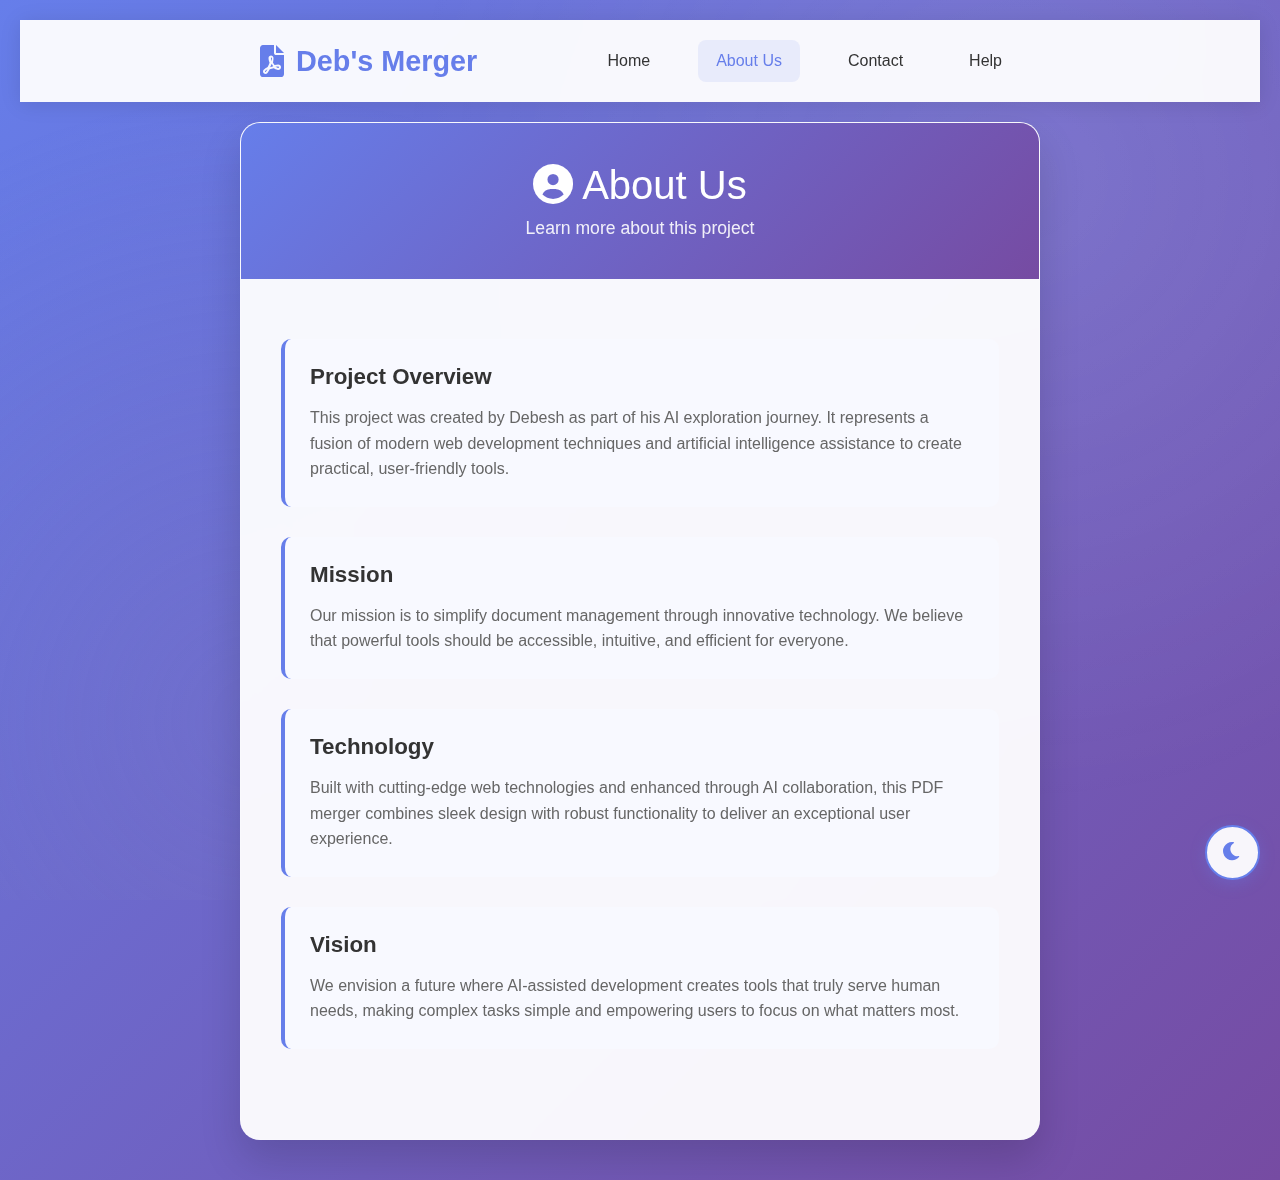
<file: about.html>
<!DOCTYPE html>
<html lang="en">
<head>
    <meta charset="UTF-8">
    <meta name="viewport" content="width=device-width, initial-scale=1.0">
    <title>About Us - PDF Merger</title>
    <link rel="icon" href="data:image/svg+xml,<svg xmlns='http://www.w3.org/2000/svg' viewBox='0 0 24 24' fill='%23667eea'><path d='M14,2H6A2,2 0 0,0 4,4V20A2,2 0 0,0 6,22H18A2,2 0 0,0 20,20V8L14,2M18,20H6V4H13V9H18V20Z'/></svg>" type="image/svg+xml">
    <link rel="stylesheet" href="styles.css">
    <link href="https://cdnjs.cloudflare.com/ajax/libs/font-awesome/6.0.0/css/all.min.css" rel="stylesheet">
</head>
<body>
    <nav class="navbar">
        <div class="nav-container">
            <div class="nav-logo">
                <i class="fas fa-file-pdf"></i>
                <span>Deb's Merger</span>
            </div>
            <div class="nav-menu">
                <a href="index.html" class="nav-link">Home</a>
                <a href="about.html" class="nav-link active">About Us</a>
                <a href="contact.html" class="nav-link">Contact</a>
                <a href="help.html" class="nav-link">Help</a>
            </div>
        </div>
    </nav>
    
    <div class="container">
        <header class="header">
            <h1><i class="fas fa-user-circle"></i> About Us</h1>
            <p>Learn more about this project</p>
        </header>

        <main class="main-content">
            <div class="about-content">
                <div class="about-section">
                    <h2>Project Overview</h2>
                    <p>This project was created by Debesh as part of his AI exploration journey. It represents a fusion of modern web development techniques and artificial intelligence assistance to create practical, user-friendly tools.</p>
                </div>

                <div class="about-section">
                    <h2>Mission</h2>
                    <p>Our mission is to simplify document management through innovative technology. We believe that powerful tools should be accessible, intuitive, and efficient for everyone.</p>
                </div>

                <div class="about-section">
                    <h2>Technology</h2>
                    <p>Built with cutting-edge web technologies and enhanced through AI collaboration, this PDF merger combines sleek design with robust functionality to deliver an exceptional user experience.</p>
                </div>

                <div class="about-section">
                    <h2>Vision</h2>
                    <p>We envision a future where AI-assisted development creates tools that truly serve human needs, making complex tasks simple and empowering users to focus on what matters most.</p>
                </div>
            </div>
        </main>
    </div>

    <script src="darkmode.js"></script>
</body>
</html>
</file>
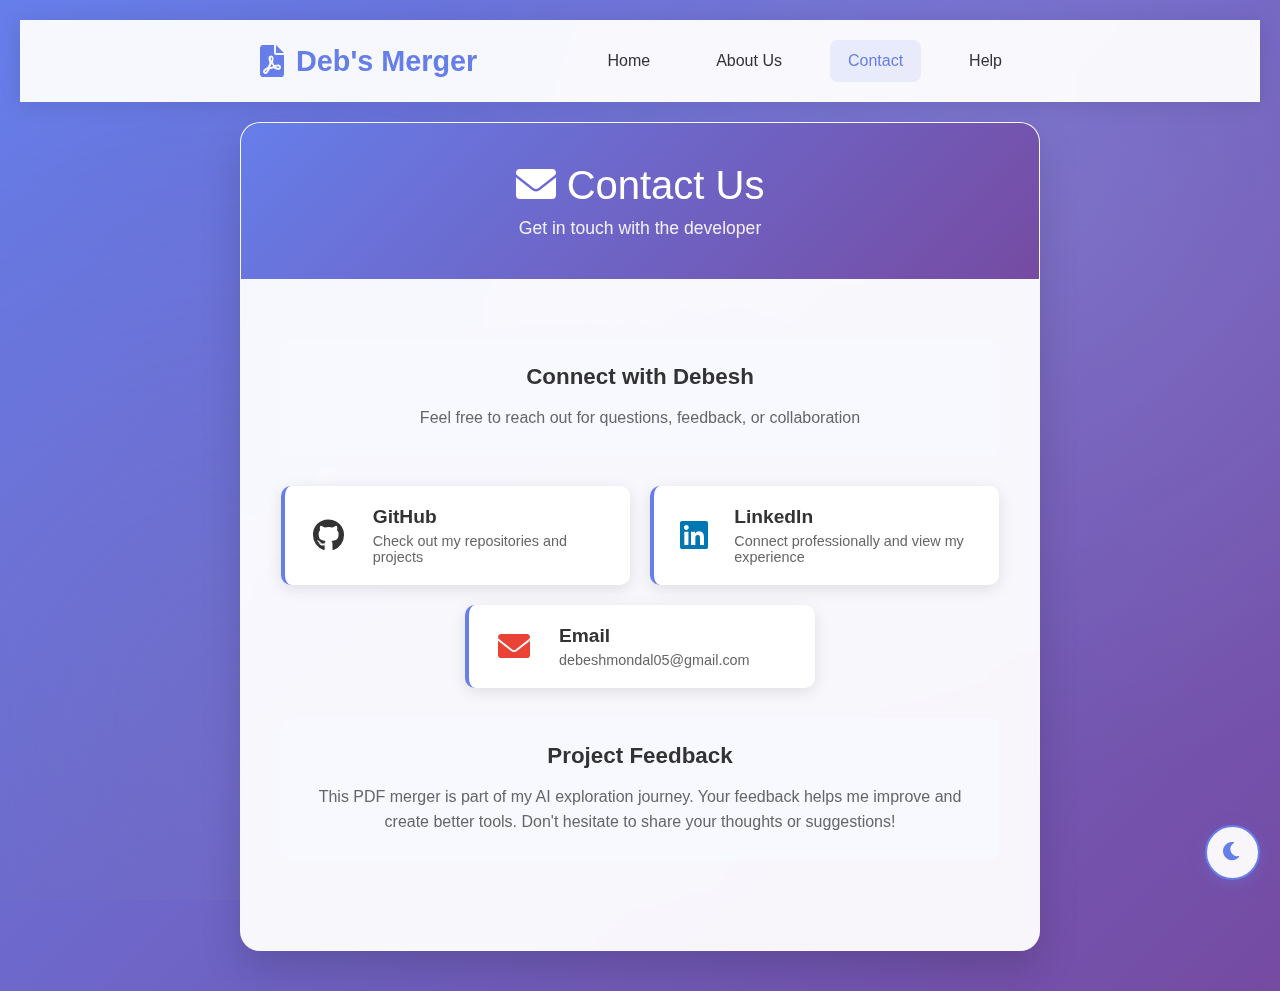
<file: contact.html>
<!DOCTYPE html>
<html lang="en">
<head>
    <meta charset="UTF-8">
    <meta name="viewport" content="width=device-width, initial-scale=1.0">
    <title>Contact Us - PDF Merger</title>
    <link rel="icon" href="data:image/svg+xml,<svg xmlns='http://www.w3.org/2000/svg' viewBox='0 0 24 24' fill='%23667eea'><path d='M14,2H6A2,2 0 0,0 4,4V20A2,2 0 0,0 6,22H18A2,2 0 0,0 20,20V8L14,2M18,20H6V4H13V9H18V20Z'/></svg>" type="image/svg+xml">
    <link rel="stylesheet" href="styles.css">
    <link href="https://cdnjs.cloudflare.com/ajax/libs/font-awesome/6.0.0/css/all.min.css" rel="stylesheet">
</head>
<body>
    <nav class="navbar">
        <div class="nav-container">
            <div class="nav-logo">
                <i class="fas fa-file-pdf"></i>
                <span>Deb's Merger</span>
            </div>
            <div class="nav-menu">
                <a href="index.html" class="nav-link">Home</a>
                <a href="about.html" class="nav-link">About Us</a>
                <a href="contact.html" class="nav-link active">Contact</a>
                <a href="help.html" class="nav-link">Help</a>
            </div>
        </div>
    </nav>
    
    <div class="container">
        <header class="header">
            <h1><i class="fas fa-envelope"></i> Contact Us</h1>
            <p>Get in touch with the developer</p>
        </header>

        <main class="main-content">
            <div class="contact-content">
                <div class="contact-section">
                    <h2>Connect with Debesh</h2>
                    <p>Feel free to reach out for questions, feedback, or collaboration</p>
                </div>

                <div class="social-links">
                    <a href="https://github.com/DebeshMondal" class="social-link github" target="_blank">
                        <i class="fab fa-github"></i>
                        <div class="social-info">
                            <h3>GitHub</h3>
                            <p>Check out my repositories and projects</p>
                        </div>
                    </a>

                    <a href="https://www.linkedin.com/in/debesh-mondal-999167296/" class="social-link linkedin" target="_blank">
                        <i class="fab fa-linkedin"></i>
                        <div class="social-info">
                            <h3>LinkedIn</h3>
                            <p>Connect professionally and view my experience</p>
                        </div>
                    </a>

                    <a href="mailto:debeshmondal05@gmail.com" class="social-link email">
                        <i class="fas fa-envelope"></i>
                        <div class="social-info">
                            <h3>Email</h3>
                            <p>debeshmondal05@gmail.com</p>
                        </div>
                    </a>
                </div>

                <div class="contact-section">
                    <h2>Project Feedback</h2>
                    <p>This PDF merger is part of my AI exploration journey. Your feedback helps me improve and create better tools. Don't hesitate to share your thoughts or suggestions!</p>
                </div>
            </div>
        </main>
    </div>

    <script src="darkmode.js"></script>
</body>
</html>
</file>
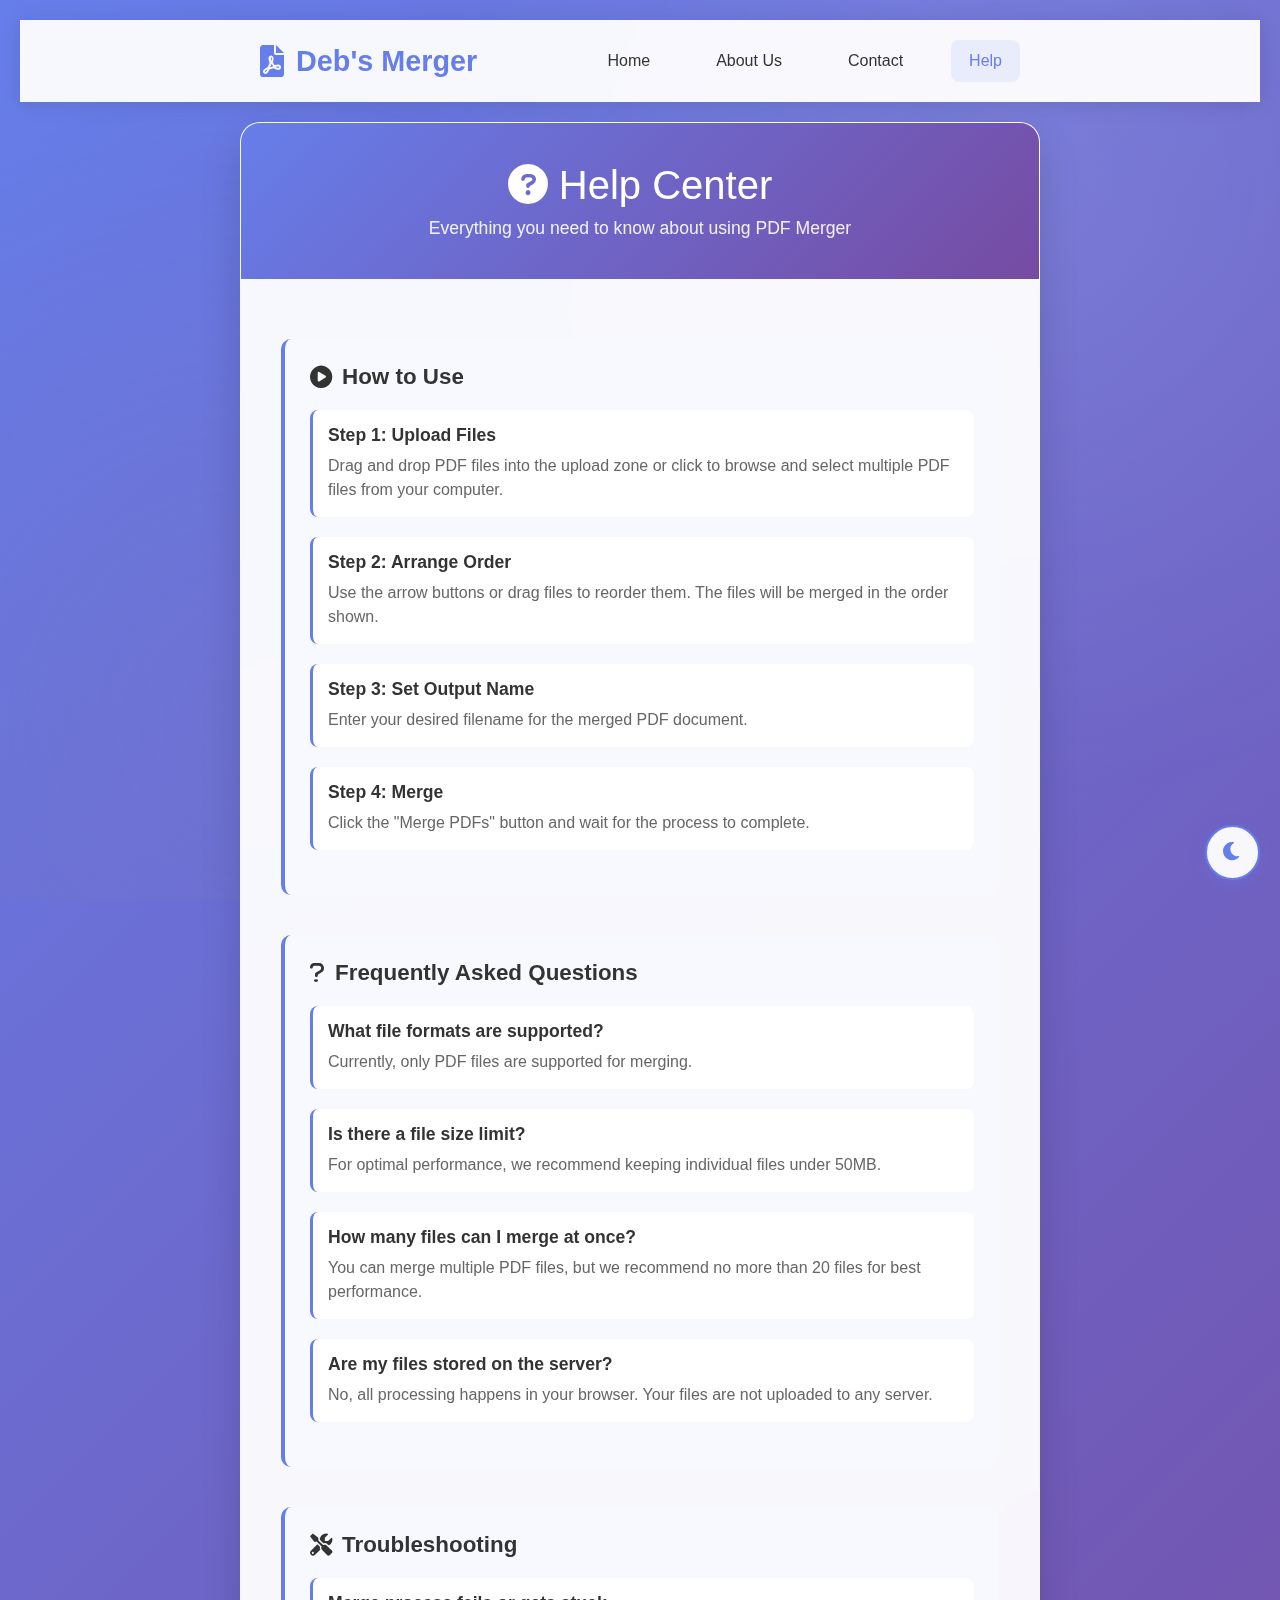
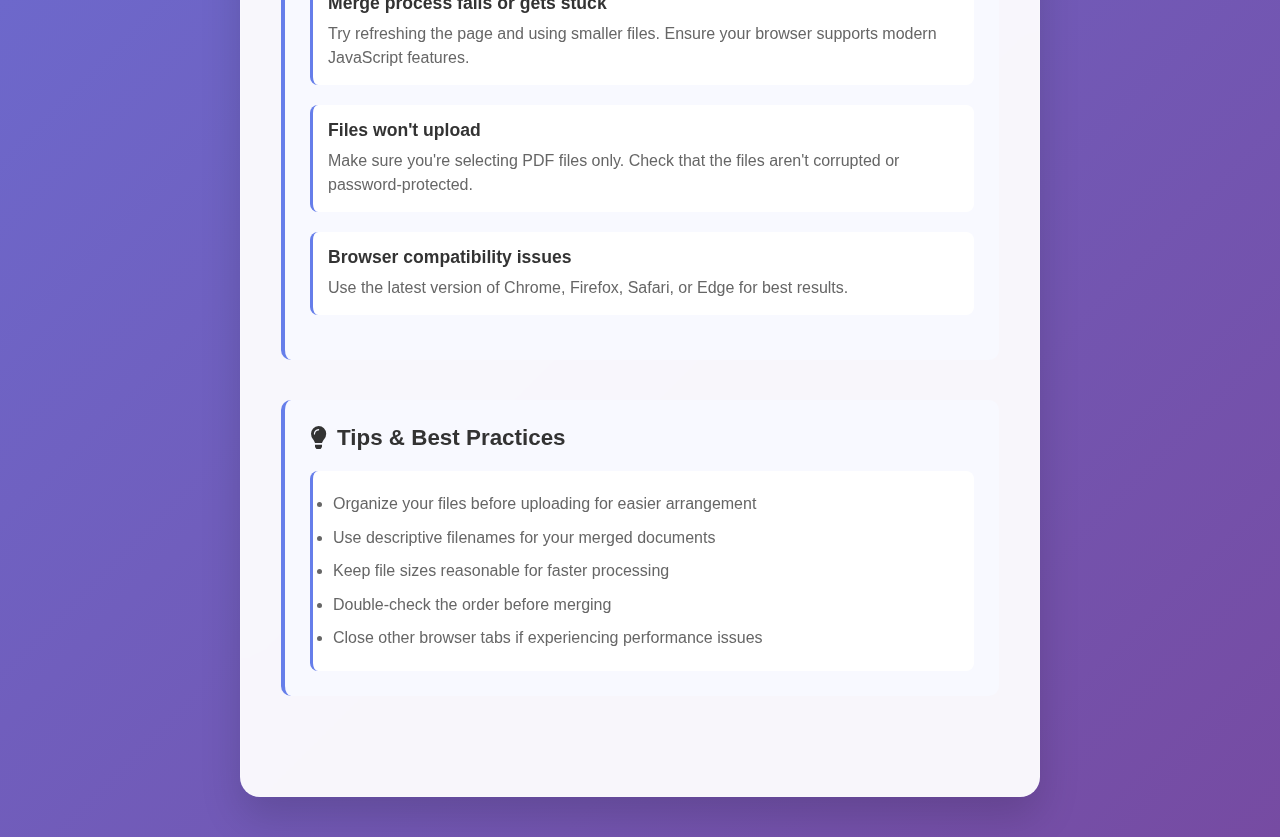
<file: help.html>
<!DOCTYPE html>
<html lang="en">
<head>
    <meta charset="UTF-8">
    <meta name="viewport" content="width=device-width, initial-scale=1.0">
    <title>Help - PDF Merger</title>
    <link rel="icon" href="data:image/svg+xml,<svg xmlns='http://www.w3.org/2000/svg' viewBox='0 0 24 24' fill='%23667eea'><path d='M14,2H6A2,2 0 0,0 4,4V20A2,2 0 0,0 6,22H18A2,2 0 0,0 20,20V8L14,2M18,20H6V4H13V9H18V20Z'/></svg>" type="image/svg+xml">
    <link rel="stylesheet" href="styles.css">
    <link href="https://cdnjs.cloudflare.com/ajax/libs/font-awesome/6.0.0/css/all.min.css" rel="stylesheet">
</head>
<body>
    <nav class="navbar">
        <div class="nav-container">
            <div class="nav-logo">
                <i class="fas fa-file-pdf"></i>
                <span>Deb's Merger</span>
            </div>
            <div class="nav-menu">
                <a href="index.html" class="nav-link">Home</a>
                <a href="about.html" class="nav-link">About Us</a>
                <a href="contact.html" class="nav-link">Contact</a>
                <a href="help.html" class="nav-link active">Help</a>
            </div>
        </div>
    </nav>
    
    <div class="container">
        <header class="header">
            <h1><i class="fas fa-question-circle"></i> Help Center</h1>
            <p>Everything you need to know about using PDF Merger</p>
        </header>

        <main class="main-content">
            <div class="help-content">
                <div class="help-section">
                    <h2><i class="fas fa-play-circle"></i> How to Use</h2>
                    <div class="step">
                        <h3>Step 1: Upload Files</h3>
                        <p>Drag and drop PDF files into the upload zone or click to browse and select multiple PDF files from your computer.</p>
                    </div>
                    <div class="step">
                        <h3>Step 2: Arrange Order</h3>
                        <p>Use the arrow buttons or drag files to reorder them. The files will be merged in the order shown.</p>
                    </div>
                    <div class="step">
                        <h3>Step 3: Set Output Name</h3>
                        <p>Enter your desired filename for the merged PDF document.</p>
                    </div>
                    <div class="step">
                        <h3>Step 4: Merge</h3>
                        <p>Click the "Merge PDFs" button and wait for the process to complete.</p>
                    </div>
                </div>

                <div class="help-section">
                    <h2><i class="fas fa-question"></i> Frequently Asked Questions</h2>
                    <div class="faq-item">
                        <h3>What file formats are supported?</h3>
                        <p>Currently, only PDF files are supported for merging.</p>
                    </div>
                    <div class="faq-item">
                        <h3>Is there a file size limit?</h3>
                        <p>For optimal performance, we recommend keeping individual files under 50MB.</p>
                    </div>
                    <div class="faq-item">
                        <h3>How many files can I merge at once?</h3>
                        <p>You can merge multiple PDF files, but we recommend no more than 20 files for best performance.</p>
                    </div>
                    <div class="faq-item">
                        <h3>Are my files stored on the server?</h3>
                        <p>No, all processing happens in your browser. Your files are not uploaded to any server.</p>
                    </div>
                </div>

                <div class="help-section">
                    <h2><i class="fas fa-tools"></i> Troubleshooting</h2>
                    <div class="trouble-item">
                        <h3>Merge process fails or gets stuck</h3>
                        <p>Try refreshing the page and using smaller files. Ensure your browser supports modern JavaScript features.</p>
                    </div>
                    <div class="trouble-item">
                        <h3>Files won't upload</h3>
                        <p>Make sure you're selecting PDF files only. Check that the files aren't corrupted or password-protected.</p>
                    </div>
                    <div class="trouble-item">
                        <h3>Browser compatibility issues</h3>
                        <p>Use the latest version of Chrome, Firefox, Safari, or Edge for best results.</p>
                    </div>
                </div>

                <div class="help-section">
                    <h2><i class="fas fa-lightbulb"></i> Tips & Best Practices</h2>
                    <ul class="tips-list">
                        <li>Organize your files before uploading for easier arrangement</li>
                        <li>Use descriptive filenames for your merged documents</li>
                        <li>Keep file sizes reasonable for faster processing</li>
                        <li>Double-check the order before merging</li>
                        <li>Close other browser tabs if experiencing performance issues</li>
                    </ul>
                </div>
            </div>
        </main>
    </div>

    <script src="darkmode.js"></script>
</body>
</html>
</file>
<file: styles.css>
* {
    margin: 0;
    padding: 0;
    box-sizing: border-box;
}

body {
    font-family: 'Segoe UI', Tahoma, Geneva, Verdana, sans-serif;
    background: linear-gradient(135deg, #667eea 0%, #764ba2 100%);
    min-height: 100vh;
    padding: 20px;
    margin: 0;
}

body::before {
    content: '';
    position: fixed;
    top: 0;
    left: 0;
    width: 100%;
    height: 100%;
    background: radial-gradient(circle at 20% 80%, rgba(120, 119, 198, 0.3) 0%, transparent 50%),
                radial-gradient(circle at 80% 20%, rgba(255, 255, 255, 0.1) 0%, transparent 50%);
    pointer-events: none;
    z-index: -1;
}

.navbar {
    background: rgba(255, 255, 255, 0.95);
    backdrop-filter: blur(10px);
    padding: 20px 0;
    box-shadow: 0 2px 20px rgba(0, 0, 0, 0.1);
    position: sticky;
    top: 0;
    z-index: 1000;
}

.nav-container {
    max-width: 800px;
    margin: 0 auto;
    display: flex;
    justify-content: space-between;
    align-items: center;
    padding: 0 20px;
}

.nav-logo {
    display: flex;
    align-items: center;
    font-size: 1.8rem;
    font-weight: 600;
    color: #667eea;
    cursor: pointer;
    transition: all 0.3s ease;
}

.nav-logo:hover {
    color: #764ba2;
    transform: scale(1.05);
}

.nav-logo i {
    margin-right: 12px;
    font-size: 2rem;
}

.nav-menu {
    display: flex;
    gap: 30px;
}

.nav-link {
    text-decoration: none;
    color: #333;
    font-weight: 500;
    padding: 12px 18px;
    border-radius: 8px;
    transition: all 0.3s ease;
    position: relative;
    font-size: 1rem;
}

.nav-link:hover {
    color: #667eea;
    background: rgba(102, 126, 234, 0.1);
    transform: translateY(-2px);
}

.nav-link::after {
    content: '';
    position: absolute;
    bottom: 8px;
    left: 50%;
    width: 0;
    height: 2px;
    background: #667eea;
    transition: all 0.3s ease;
    transform: translateX(-50%);
}

.nav-link:hover::after {
    width: 80%;
}

.container {
    max-width: 800px;
    margin: 20px auto;
    background: rgba(255, 255, 255, 0.95);
    backdrop-filter: blur(10px);
    border-radius: 20px;
    box-shadow: 0 20px 40px rgba(0, 0, 0, 0.15);
    border: 1px solid rgba(255, 255, 255, 0.2);
    overflow: hidden;
}

.header {
    background: linear-gradient(135deg, #667eea 0%, #764ba2 100%);
    color: white;
    padding: 40px;
    text-align: center;
}

.header h1 {
    font-size: 2.5rem;
    margin-bottom: 10px;
    font-weight: 300;
}

.header p {
    font-size: 1.1rem;
    opacity: 0.9;
}

.main-content {
    padding: 40px;
}

.drop-zone {
    border: 3px dashed #667eea;
    border-radius: 15px;
    padding: 60px 40px;
    text-align: center;
    cursor: pointer;
    transition: all 0.3s ease;
    background: #f8f9ff;
}

.drop-zone:hover {
    border-color: #764ba2;
    background: #f0f2ff;
    transform: translateY(-2px);
}

.drop-zone.dragover {
    border-color: #764ba2;
    background: #e8ebff;
    transform: scale(1.02);
}

.drop-zone i {
    font-size: 3rem;
    color: #667eea;
    margin-bottom: 20px;
}

.drop-zone h3 {
    font-size: 1.5rem;
    color: #333;
    margin-bottom: 10px;
}

.drop-zone p {
    color: #666;
    font-size: 1rem;
}

.files-section {
    margin-top: 30px;
}

.section-header {
    display: flex;
    justify-content: space-between;
    align-items: center;
    margin-bottom: 20px;
}

.section-header h3 {
    color: #333;
    font-size: 1.3rem;
}

.dark-mode .section-header h3 {
    color: #e0e6ed;
}

.files-list {
    background: #f8f9ff;
    border-radius: 10px;
    padding: 20px;
    max-height: 300px;
    overflow-y: auto;
}

.file-item {
    display: flex;
    align-items: center;
    justify-content: space-between;
    padding: 15px;
    background: white;
    border-radius: 8px;
    margin-bottom: 10px;
    box-shadow: 0 2px 5px rgba(0, 0, 0, 0.05);
    cursor: grab;
    transition: all 0.3s ease;
    border-left: 3px solid transparent;
}

.file-item:hover {
    transform: translateY(-2px);
    box-shadow: 0 8px 25px rgba(0, 0, 0, 0.1);
    border-left-color: #667eea;
}

.file-item.processing {
    border-left-color: #f39c12;
    background: #fef9e7;
}

.file-item.error {
    border-left-color: #e74c3c;
    background: #fdf2f2;
}

.file-item.success {
    border-left-color: #27ae60;
    background: #f0f9f4;
}

.file-item:last-child {
    margin-bottom: 0;
}

.file-item.dragging {
    opacity: 0.5;
    transform: rotate(5deg);
}

.file-info {
    display: flex;
    align-items: center;
    flex: 1;
}

.file-info i {
    color: #e74c3c;
    margin-right: 15px;
    font-size: 1.2rem;
}

.file-details h4 {
    color: #333;
    font-size: 1rem;
    margin-bottom: 5px;
}

.file-details p {
    color: #666;
    font-size: 0.9rem;
}

.file-actions {
    display: flex;
    gap: 10px;
}

.btn-icon {
    background: none;
    border: none;
    padding: 8px;
    border-radius: 5px;
    cursor: pointer;
    transition: all 0.2s ease;
}

.btn-icon:hover {
    background: #f0f0f0;
}

.btn-icon.remove:hover {
    background: #fee;
    color: #e74c3c;
}

.merge-section {
    margin-top: 30px;
    padding: 25px;
    background: #f8f9ff;
    border-radius: 10px;
    border: 1px solid rgba(102, 126, 234, 0.1);
    box-shadow: 0 4px 15px rgba(0, 0, 0, 0.05);
}

.merge-options {
    margin-bottom: 25px;
    display: grid;
    gap: 20px;
}

.option-group {
    display: flex;
    flex-direction: column;
    gap: 8px;
}

.option-group label {
    color: #333;
    font-weight: 500;
    font-size: 0.95rem;
    display: flex;
    align-items: center;
    gap: 8px;
}

.option-group input[type="text"],
.option-group input[type="password"],
.option-group select {
    padding: 12px 15px;
    border: 2px solid #e8ebf0;
    border-radius: 8px;
    font-size: 1rem;
    transition: all 0.3s ease;
    background: white;
}

.option-group input[type="text"]:focus,
.option-group input[type="password"]:focus,
.option-group select:focus {
    outline: none;
    border-color: #667eea;
    box-shadow: 0 0 0 3px rgba(102, 126, 234, 0.1);
    transform: translateY(-1px);
}

.option-group input[type="checkbox"] {
    width: 18px;
    height: 18px;
    accent-color: #667eea;
    cursor: pointer;
}



.merge-actions {
    display: flex;
    gap: 15px;
    justify-content: center;
}

.merge-actions .btn-secondary,
.merge-actions .btn-primary {
    flex: 1;
    max-width: 200px;
}

.btn-primary {
    background: linear-gradient(135deg, #667eea 0%, #764ba2 100%);
    color: white;
    border: none;
    padding: 15px 30px;
    border-radius: 10px;
    font-size: 1.1rem;
    cursor: pointer;
    transition: all 0.3s ease;
    font-weight: 500;
    position: relative;
    overflow: hidden;
}

.btn-primary:hover {
    transform: translateY(-2px);
    box-shadow: 0 10px 20px rgba(102, 126, 234, 0.3);
}

.btn-primary:disabled {
    opacity: 0.6;
    cursor: not-allowed;
    transform: none;
    box-shadow: none;
}

.btn-primary::before {
    content: '';
    position: absolute;
    top: 0;
    left: -100%;
    width: 100%;
    height: 100%;
    background: linear-gradient(90deg, transparent, rgba(255,255,255,0.2), transparent);
    transition: left 0.5s;
}

.btn-primary:hover::before {
    left: 100%;
}

.btn-secondary {
    background: #f8f9fa;
    color: #666;
    border: 2px solid #e9ecef;
    padding: 10px 20px;
    border-radius: 8px;
    font-size: 0.9rem;
    cursor: pointer;
    transition: all 0.2s ease;
}

.btn-secondary:hover {
    background: #e9ecef;
    color: #333;
}

.progress-section {
    padding: 30px 40px;
    background: #f8f9ff;
    border-radius: 10px;
    margin: 20px 40px;
    border: 1px solid rgba(102, 126, 234, 0.1);
}

.preview-modal {
    display: none;
    position: fixed;
    top: 0;
    left: 0;
    width: 100%;
    height: 100%;
    background: rgba(0, 0, 0, 0.8);
    z-index: 2000;
    backdrop-filter: blur(5px);
}

.preview-content {
    position: absolute;
    top: 50%;
    left: 50%;
    transform: translate(-50%, -50%);
    background: white;
    border-radius: 15px;
    padding: 30px;
    max-width: 90vw;
    max-height: 90vh;
    overflow: auto;
    box-shadow: 0 20px 40px rgba(0, 0, 0, 0.3);
}

.preview-header {
    display: flex;
    justify-content: space-between;
    align-items: center;
    margin-bottom: 20px;
    padding-bottom: 15px;
    border-bottom: 2px solid #f0f0f0;
}

.preview-close {
    background: none;
    border: none;
    font-size: 1.5rem;
    cursor: pointer;
    color: #666;
    padding: 5px;
    border-radius: 50%;
    transition: all 0.2s ease;
}

.preview-close:hover {
    background: #f0f0f0;
    color: #333;
}

.file-preview-item {
    display: flex;
    align-items: center;
    padding: 12px;
    margin-bottom: 8px;
    background: #f8f9ff;
    border-radius: 8px;
    border-left: 3px solid #667eea;
}

.file-preview-item i {
    color: #e74c3c;
    margin-right: 12px;
    font-size: 1.1rem;
}

.file-preview-details h4 {
    margin: 0 0 4px 0;
    color: #333;
    font-size: 0.95rem;
}

.file-preview-details p {
    margin: 0;
    color: #666;
    font-size: 0.85rem;
}

.progress-bar {
    width: 100%;
    height: 8px;
    background: #e0e0e0;
    border-radius: 4px;
    overflow: hidden;
    margin-bottom: 15px;
}

.progress-fill {
    height: 100%;
    background: linear-gradient(135deg, #667eea 0%, #764ba2 100%);
    width: 0%;
    transition: width 0.3s ease;
}

#progressText {
    text-align: center;
    color: #666;
    font-size: 1rem;
}

.drag-handle {
    cursor: grab;
    color: #ccc;
    margin-right: 10px;
}

.drag-handle:active {
    cursor: grabbing;
}

.about-content {
    padding: 20px 0;
}

.about-section {
    margin-bottom: 30px;
    padding: 25px;
    background: #f8f9ff;
    border-radius: 10px;
    border-left: 4px solid #667eea;
}

.about-section h2 {
    color: #333;
    font-size: 1.4rem;
    margin-bottom: 15px;
    font-weight: 600;
}

.about-section p {
    color: #666;
    line-height: 1.6;
    font-size: 1rem;
}

.nav-link.active {
    color: #667eea;
    background: rgba(102, 126, 234, 0.1);
}

.contact-content {
    padding: 20px 0;
}

.contact-section {
    margin-bottom: 30px;
    padding: 25px;
    background: #f8f9ff;
    border-radius: 10px;
    text-align: center;
}

.contact-section h2 {
    color: #333;
    font-size: 1.4rem;
    margin-bottom: 15px;
    font-weight: 600;
}

.contact-section p {
    color: #666;
    line-height: 1.6;
    font-size: 1rem;
}

.social-links {
    display: flex;
    flex-wrap: wrap;
    justify-content: center;
    gap: 20px;
    margin: 30px 0;
}

.social-links .github,
.social-links .linkedin {
    flex: 0 1 calc(50% - 10px);
    max-width: 350px;
}

.social-links .email {
    flex: 0 1 100%;
    max-width: 350px;
    margin: 0 auto;
}

.social-link {
    display: flex;
    align-items: center;
    padding: 20px;
    background: white;
    border-radius: 10px;
    text-decoration: none;
    box-shadow: 0 4px 15px rgba(0, 0, 0, 0.1);
    transition: all 0.3s ease;
    border-left: 4px solid #667eea;
}

.social-link:hover {
    transform: translateY(-3px);
    box-shadow: 0 8px 25px rgba(0, 0, 0, 0.15);
}

.social-link i {
    font-size: 2rem;
    margin-right: 20px;
    width: 50px;
    text-align: center;
}

.social-link.github i {
    color: #333;
}

.social-link.linkedin i {
    color: #0077b5;
}

.social-link.email i {
    color: #ea4335;
}

.social-link.twitter i {
    color: #1da1f2;
}

.social-info h3 {
    color: #333;
    font-size: 1.2rem;
    margin-bottom: 5px;
    font-weight: 600;
}

.social-info p {
    color: #666;
    font-size: 0.9rem;
    margin: 0;
}

.help-content {
    padding: 20px 0;
}

.help-section {
    margin-bottom: 40px;
    padding: 25px;
    background: #f8f9ff;
    border-radius: 10px;
    border-left: 4px solid #667eea;
}

.help-section h2 {
    color: #333;
    font-size: 1.4rem;
    margin-bottom: 20px;
    font-weight: 600;
    display: flex;
    align-items: center;
    gap: 10px;
}

.step, .faq-item, .trouble-item {
    margin-bottom: 20px;
    padding: 15px;
    background: white;
    border-radius: 8px;
    border-left: 3px solid #667eea;
}

.step h3, .faq-item h3, .trouble-item h3 {
    color: #333;
    font-size: 1.1rem;
    margin-bottom: 8px;
    font-weight: 600;
}

.step p, .faq-item p, .trouble-item p {
    color: #666;
    line-height: 1.5;
    margin: 0;
}

.tips-list {
    background: white;
    padding: 20px;
    border-radius: 8px;
    border-left: 3px solid #667eea;
}

.tips-list li {
    color: #666;
    line-height: 1.6;
    margin-bottom: 8px;
}

.tips-list li:last-child {
    margin-bottom: 0;
}

.feedback-form-section {
    margin-top: 30px;
    padding: 30px;
    background: white;
    border-radius: 15px;
    box-shadow: 0 8px 25px rgba(0, 0, 0, 0.1);
    border: 1px solid rgba(102, 126, 234, 0.1);
}

.feedback-form-section h2 {
    color: #333;
    font-size: 1.5rem;
    margin-bottom: 25px;
    font-weight: 600;
    display: flex;
    align-items: center;
    gap: 12px;
    text-align: center;
    justify-content: center;
}

.feedback-form {
    display: grid;
    gap: 25px;
}

.form-row {
    display: grid;
    grid-template-columns: 1fr 1fr;
    gap: 20px;
}

.form-group {
    display: flex;
    flex-direction: column;
}

.form-group label {
    margin-bottom: 10px;
    color: #333;
    font-weight: 600;
    font-size: 1rem;
}

.form-group input,
.form-group select,
.form-group textarea {
    padding: 15px;
    border: 2px solid #e8ebf0;
    border-radius: 12px;
    font-size: 1rem;
    font-family: inherit;
    transition: all 0.3s ease;
    background: #fafbfc;
}

.form-group input:focus,
.form-group select:focus,
.form-group textarea:focus {
    outline: none;
    border-color: #667eea;
    background: white;
    box-shadow: 0 0 0 4px rgba(102, 126, 234, 0.1);
    transform: translateY(-1px);
}

.form-group textarea {
    resize: vertical;
    min-height: 140px;
    line-height: 1.6;
}

.form-group select {
    cursor: pointer;
}

.feedback-btn {
    justify-self: center;
    min-width: 200px;
    padding: 15px 30px;
    font-size: 1.1rem;
    margin-top: 10px;
}

.dark-mode .feedback-form-section {
    background: #1e1e2e;
    border-color: rgba(116, 192, 252, 0.2);
    box-shadow: 0 8px 25px rgba(0, 0, 0, 0.3);
}

.dark-mode .feedback-form-section h2 {
    color: #e0e6ed;
}

.dark-mode .form-group label {
    color: #e0e6ed;
}

.dark-mode .form-group input,
.dark-mode .form-group select,
.dark-mode .form-group textarea {
    background: #2a2a3e;
    color: #e0e6ed;
    border-color: #3a3a4e;
}

.dark-mode .form-group input:focus,
.dark-mode .form-group select:focus,
.dark-mode .form-group textarea:focus {
    border-color: #74c0fc;
    background: #323248;
    box-shadow: 0 0 0 4px rgba(116, 192, 252, 0.1);
}

@media (max-width: 768px) {
    .form-row {
        grid-template-columns: 1fr;
        gap: 15px;
    }
    
    .feedback-form-section {
        padding: 20px;
    }
}

.file-card {
    background: white;
    border-radius: 12px;
    padding: 20px;
    box-shadow: 0 4px 15px rgba(0, 0, 0, 0.1);
    border: 1px solid rgba(102, 126, 234, 0.1);
}

.file-header {
    display: flex;
    align-items: center;
    gap: 15px;
}

.file-header i {
    font-size: 2rem;
    color: #e74c3c;
}

.file-details {
    flex: 1;
}

.file-details h3 {
    color: #333;
    font-size: 1.1rem;
    margin-bottom: 5px;
}

.file-details p {
    color: #666;
    font-size: 0.9rem;
    margin: 0;
}

.compression-options {
    background: #f8f9ff;
    padding: 25px;
    border-radius: 12px;
    margin-bottom: 20px;
    border-left: 4px solid #667eea;
}

.compression-options h3 {
    color: #333;
    font-size: 1.3rem;
    margin-bottom: 20px;
    display: flex;
    align-items: center;
    gap: 10px;
}

.option-group {
    margin-bottom: 20px;
}

.option-group label {
    display: block;
    margin-bottom: 8px;
    color: #333;
    font-weight: 500;
}

.option-group select,
.option-group input {
    width: 100%;
    padding: 12px;
    border: 2px solid #e0e0e0;
    border-radius: 8px;
    font-size: 1rem;
    transition: border-color 0.2s ease;
}

.option-group select:focus,
.option-group input:focus {
    outline: none;
    border-color: #667eea;
}

.compression-info {
    display: grid;
    grid-template-columns: repeat(auto-fit, minmax(150px, 1fr));
    gap: 15px;
    margin-top: 20px;
    padding: 15px;
    background: white;
    border-radius: 8px;
}

.info-item {
    text-align: center;
}

.info-item .label {
    display: block;
    font-size: 0.9rem;
    color: #666;
    margin-bottom: 5px;
}

.info-item .value {
    display: block;
    font-size: 1.1rem;
    font-weight: 600;
    color: #333;
}

.dark-mode .file-card {
    background: #1e1e2e;
    border-color: rgba(116, 192, 252, 0.2);
}

.dark-mode .file-details h3 {
    color: #e0e6ed;
}

.dark-mode .file-details p {
    color: #a6adc8;
}

.dark-mode .compression-options {
    background: #2a2a3e;
    border-left-color: #74c0fc;
}

.dark-mode .compression-options h3 {
    color: #e0e6ed;
}

.dark-mode .option-group label {
    color: #e0e6ed;
}

.dark-mode .option-group select,
.dark-mode .option-group input {
    background: #1e1e2e;
    color: #e0e6ed;
    border-color: #74c0fc;
}

.dark-mode .compression-info {
    background: #1e1e2e;
}

.dark-mode .info-item .label {
    color: #a6adc8;
}

.dark-mode .info-item .value {
    color: #e0e6ed;
}

.total-info {
    margin-top: 15px;
    padding: 12px;
    background: #667eea;
    color: white;
    border-radius: 8px;
    text-align: center;
    font-size: 0.9rem;
}

.loading-spinner {
    display: inline-block;
    width: 16px;
    height: 16px;
    border: 2px solid #f3f3f3;
    border-top: 2px solid #667eea;
    border-radius: 50%;
    animation: spin 1s linear infinite;
    margin-left: 8px;
}

@keyframes spin {
    0% { transform: rotate(0deg); }
    100% { transform: rotate(360deg); }
}

.dark-mode-toggle {
    position: fixed;
    bottom: 20px;
    right: 20px;
    background: rgba(255, 255, 255, 0.95);
    border: 2px solid #667eea;
    border-radius: 50%;
    width: 55px;
    height: 55px;
    cursor: pointer;
    box-shadow: 0 4px 15px rgba(102, 126, 234, 0.3);
    transition: all 0.3s ease;
    z-index: 1000;
}

.dark-mode-toggle:hover {
    transform: scale(1.1);
    box-shadow: 0 6px 20px rgba(102, 126, 234, 0.4);
    background: #667eea;
}

.dark-mode-toggle:hover i {
    color: white;
}

.dark-mode-toggle i {
    font-size: 1.3rem;
    color: #667eea;
    transition: color 0.3s ease;
}

.dark-mode-hint {
    position: fixed;
    bottom: 85px;
    right: 20px;
    background: rgba(102, 126, 234, 0.9);
    color: white;
    padding: 8px 12px;
    border-radius: 20px;
    font-size: 0.8rem;
    opacity: 0;
    transform: translateY(10px);
    transition: all 0.3s ease;
    pointer-events: none;
    z-index: 999;
    white-space: nowrap;
}

.dark-mode-hint.show {
    opacity: 1;
    transform: translateY(0);
}

.dark-mode-hint::after {
    content: '';
    position: absolute;
    top: 100%;
    left: 50%;
    transform: translateX(-50%);
    border: 6px solid transparent;
    border-top-color: rgba(102, 126, 234, 0.9);
}

body.dark-mode {
    background: linear-gradient(135deg, #1a1a2e 0%, #16213e 100%);
}

.dark-mode .container {
    background: #1e1e2e;
    color: #e0e6ed;
    box-shadow: 0 20px 40px rgba(0, 0, 0, 0.3);
}

.dark-mode .navbar {
    background: rgba(30, 30, 46, 0.95);
    border-bottom: 1px solid rgba(255, 255, 255, 0.1);
}

.dark-mode .nav-logo {
    color: #74c0fc;
}

.dark-mode .nav-link {
    color: #e0e6ed;
}

.dark-mode .nav-link:hover {
    color: #74c0fc;
    background: rgba(116, 192, 252, 0.1);
}

.dark-mode .nav-link.active {
    color: #74c0fc;
    background: rgba(116, 192, 252, 0.15);
}

.dark-mode .header {
    background: linear-gradient(135deg, #1a1a2e 0%, #16213e 100%);
    color: #e0e6ed;
}

.dark-mode .drop-zone {
    background: #2a2a3e;
    border-color: #74c0fc;
    color: #e0e6ed;
}

.dark-mode .drop-zone h3 {
    color: #e0e6ed;
}

.dark-mode .drop-zone p {
    color: #a6adc8;
}

.dark-mode .drop-zone i {
    color: #74c0fc;
}

.dark-mode .drop-zone:hover {
    background: #323248;
    border-color: #91d5ff;
}

.dark-mode .files-list,
.dark-mode .merge-section,
.dark-mode .about-section,
.dark-mode .contact-section,
.dark-mode .help-section {
    background: #2a2a3e;
    border-left-color: #74c0fc;
}

.dark-mode .about-section h2,
.dark-mode .contact-section h2,
.dark-mode .help-section h2 {
    color: #e0e6ed;
}

.dark-mode .about-section p,
.dark-mode .contact-section p,
.dark-mode .help-section p {
    color: #a6adc8;
}

.dark-mode .file-item,
.dark-mode .step,
.dark-mode .faq-item,
.dark-mode .trouble-item,
.dark-mode .tips-list {
    background: #1e1e2e;
    color: #e0e6ed;
    border-left-color: #74c0fc;
    box-shadow: 0 2px 8px rgba(0, 0, 0, 0.2);
}

.dark-mode .step h3,
.dark-mode .faq-item h3,
.dark-mode .trouble-item h3 {
    color: #e0e6ed;
}

.dark-mode .step p,
.dark-mode .faq-item p,
.dark-mode .trouble-item p {
    color: #a6adc8;
}

.dark-mode .tips-list li {
    color: #a6adc8;
}

.dark-mode .social-link {
    background: #1e1e2e;
    color: #e0e6ed;
    border-left-color: #74c0fc;
    box-shadow: 0 4px 15px rgba(0, 0, 0, 0.2);
}

.dark-mode .social-link:hover {
    box-shadow: 0 8px 25px rgba(0, 0, 0, 0.3);
}

.dark-mode .social-info h3 {
    color: #e0e6ed;
}

.dark-mode .social-info p {
    color: #a6adc8;
}

.dark-mode .btn-secondary {
    background: #2a2a3e;
    color: #e0e6ed;
    border-color: #74c0fc;
}

.dark-mode .btn-secondary:hover {
    background: #323248;
    color: #74c0fc;
}

.dark-mode .option-group input[type="text"],
.dark-mode .option-group input[type="password"],
.dark-mode .option-group select {
    background: #2a2a3e;
    color: #e0e6ed;
    border-color: #74c0fc;
}

.dark-mode .option-group input[type="text"]:focus,
.dark-mode .option-group input[type="password"]:focus,
.dark-mode .option-group select:focus {
    border-color: #91d5ff;
    box-shadow: 0 0 0 3px rgba(116, 192, 252, 0.1);
}

.dark-mode .option-group label {
    color: #e0e6ed;
}

.dark-mode .preview-content {
    background: #1e1e2e;
    color: #e0e6ed;
}

.dark-mode .preview-header {
    border-bottom-color: #3a3a4e;
}

.dark-mode .preview-close {
    color: #a6adc8;
}

.dark-mode .preview-close:hover {
    background: #2a2a3e;
    color: #e0e6ed;
}

.dark-mode .file-preview-item {
    background: #2a2a3e;
    border-left-color: #74c0fc;
}

.dark-mode .file-preview-details h4 {
    color: #e0e6ed;
}

.dark-mode .file-preview-details p {
    color: #a6adc8;
}

.dark-mode .file-item.processing {
    background: #2a2a1e;
    border-left-color: #f39c12;
}

.dark-mode .file-item.error {
    background: #2a1e1e;
    border-left-color: #e74c3c;
}

.dark-mode .file-item.success {
    background: #1e2a1e;
    border-left-color: #27ae60;
}

/* PDF Splitter Styles */
.split-section {
    margin-top: 30px;
}

.pdf-info-card {
    background: white;
    border-radius: 10px;
    padding: 20px;
    margin-bottom: 25px;
    box-shadow: 0 4px 15px rgba(0, 0, 0, 0.05);
    border-left: 4px solid #667eea;
}

.pdf-info-item {
    display: flex;
    align-items: center;
    margin-bottom: 15px;
}

.pdf-info-item i {
    font-size: 2rem;
    color: #e74c3c;
    margin-right: 15px;
}

.pdf-info-item h4 {
    margin: 0 0 5px 0;
    color: #333;
    font-size: 1.1rem;
}

.pdf-info-item p {
    margin: 0;
    color: #666;
    font-size: 0.9rem;
}

.pdf-metadata {
    padding-top: 15px;
    border-top: 1px solid #f0f0f0;
}

.pdf-metadata p {
    margin: 5px 0;
    color: #666;
    font-size: 0.9rem;
}

.split-options {
    background: #f8f9ff;
    border-radius: 10px;
    padding: 25px;
    margin-bottom: 25px;
    border: 1px solid rgba(102, 126, 234, 0.1);
}

.split-options h4 {
    color: #333;
    margin-bottom: 20px;
    font-size: 1.2rem;
    display: flex;
    align-items: center;
    gap: 10px;
}

.split-options .option-group {
    margin-bottom: 15px;
    padding: 15px;
    background: white;
    border-radius: 8px;
    border-left: 3px solid transparent;
    transition: all 0.3s ease;
}

.split-options .option-group:hover {
    border-left-color: #667eea;
    box-shadow: 0 2px 8px rgba(0, 0, 0, 0.05);
}

.split-options .option-group label {
    display: flex;
    align-items: center;
    gap: 10px;
    cursor: pointer;
    font-weight: 500;
    color: #333;
}

.split-options input[type="radio"] {
    width: 18px;
    height: 18px;
    accent-color: #667eea;
}

.range-inputs {
    display: flex;
    align-items: center;
    gap: 10px;
    margin-top: 10px;
    padding: 10px;
    background: #f8f9ff;
    border-radius: 6px;
}

.range-inputs input {
    width: 80px;
    padding: 8px 12px;
    border: 2px solid #e8ebf0;
    border-radius: 6px;
    text-align: center;
    font-size: 0.9rem;
}

.range-inputs span {
    color: #666;
    font-weight: 500;
}

#customPages {
    margin-top: 10px;
    width: 100%;
    padding: 12px 15px;
    border: 2px solid #e8ebf0;
    border-radius: 8px;
    font-size: 1rem;
    background: white;
}

#customPages:focus {
    outline: none;
    border-color: #667eea;
    box-shadow: 0 0 0 3px rgba(102, 126, 234, 0.1);
}

.toast.info {
    background: #3498db;
}

/* Dark mode styles for splitter */
.dark-mode .pdf-info-card {
    background: #1e1e2e;
    border-left-color: #74c0fc;
}

.dark-mode .pdf-info-item h4 {
    color: #e0e6ed;
}

.dark-mode .pdf-info-item p,
.dark-mode .pdf-metadata p {
    color: #a6adc8;
}

.dark-mode .pdf-metadata {
    border-top-color: #3a3a4e;
}

.dark-mode .split-options {
    background: #2a2a3e;
    border-color: rgba(116, 192, 252, 0.2);
}

.dark-mode .split-options h4 {
    color: #e0e6ed;
}

.dark-mode .split-options .option-group {
    background: #1e1e2e;
}

.dark-mode .split-options .option-group:hover {
    border-left-color: #74c0fc;
}

.dark-mode .split-options .option-group label {
    color: #e0e6ed;
}

.dark-mode .range-inputs {
    background: #2a2a3e;
}

.dark-mode .range-inputs input,
.dark-mode #customPages {
    background: #2a2a3e;
    color: #e0e6ed;
    border-color: #74c0fc;
}

.dark-mode .range-inputs input:focus,
.dark-mode #customPages:focus {
    border-color: #91d5ff;
    box-shadow: 0 0 0 3px rgba(116, 192, 252, 0.1);
}

.dark-mode .range-inputs span {
    color: #a6adc8;
}

.dark-mode .total-info {
    background: #74c0fc;
    color: #1e1e2e;
}

.dark-mode .dark-mode-toggle {
    background: rgba(30, 30, 46, 0.9);
    box-shadow: 0 4px 15px rgba(0, 0, 0, 0.3);
}

.dark-mode .dark-mode-toggle:hover {
    box-shadow: 0 6px 20px rgba(0, 0, 0, 0.4);
}

.dark-mode .dark-mode-toggle i {
    color: #74c0fc;
}

.toast {
    position: fixed;
    top: 20px;
    right: 20px;
    background: #27ae60;
    color: white;
    padding: 15px 20px;
    border-radius: 8px;
    box-shadow: 0 4px 15px rgba(0, 0, 0, 0.2);
    z-index: 3000;
    transform: translateX(400px);
    transition: transform 0.3s ease;
}

.toast.show {
    transform: translateX(0);
}

.toast.error {
    background: #e74c3c;
}

.toast.warning {
    background: #f39c12;
}

@media (max-width: 768px) {
    .merge-actions {
        flex-direction: column;
    }
    
    .merge-actions .btn-secondary,
    .merge-actions .btn-primary {
        max-width: none;
    }
    
    .navbar {
        padding: 15px 0;
    }
    
    .nav-container {
        padding: 0 15px;
    }
    
    .nav-menu {
        gap: 20px;
    }
    
    .nav-link {
        padding: 10px 14px;
        font-size: 0.9rem;
    }
    
    .nav-logo {
        font-size: 1.5rem;
    }
    
    .nav-logo i {
        font-size: 1.7rem;
    }
    
    .container {
        margin: 10px;
        border-radius: 15px;
    }
    
    .header {
        padding: 30px 20px;
    }
    
    .header h1 {
        font-size: 2rem;
    }
    
    .main-content {
        padding: 20px;
    }
    
    .drop-zone {
        padding: 40px 20px;
    }
    
    .section-header {
        flex-direction: column;
        gap: 15px;
        align-items: stretch;
    }
}
</file>
